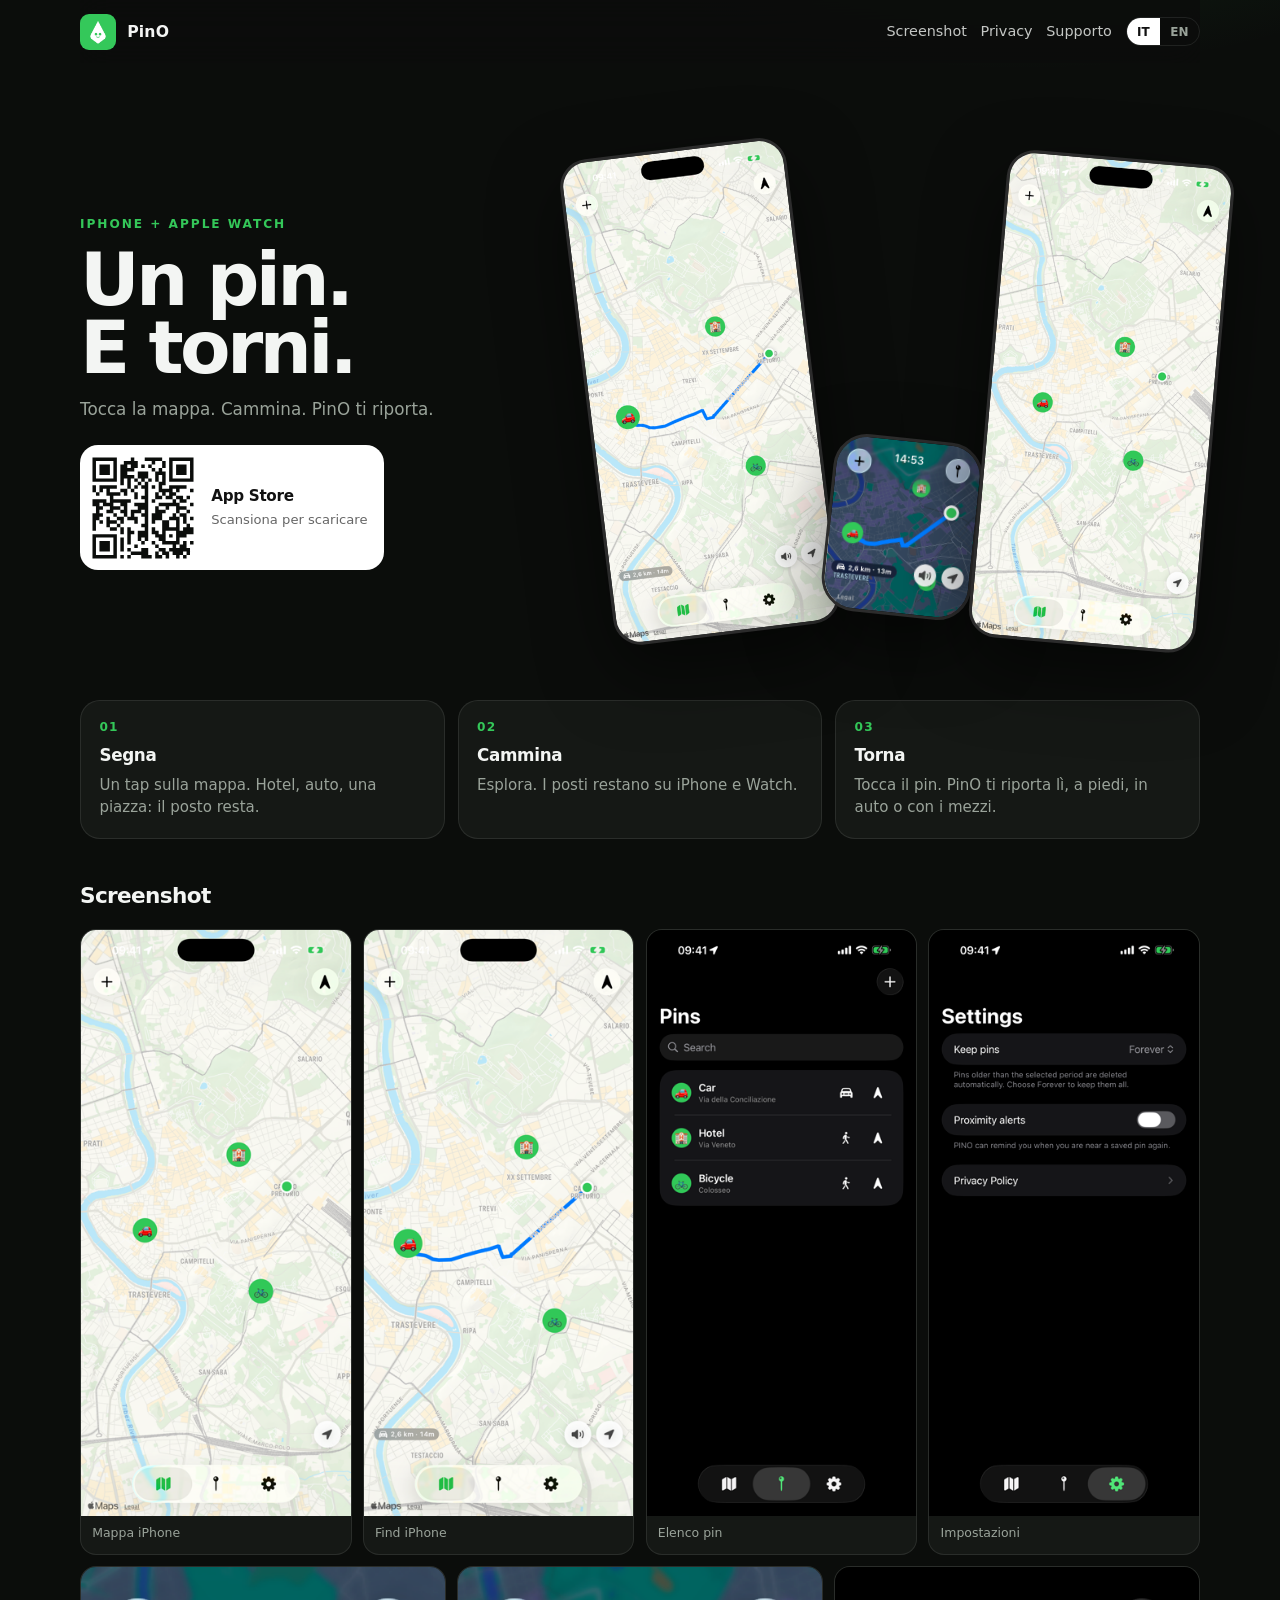
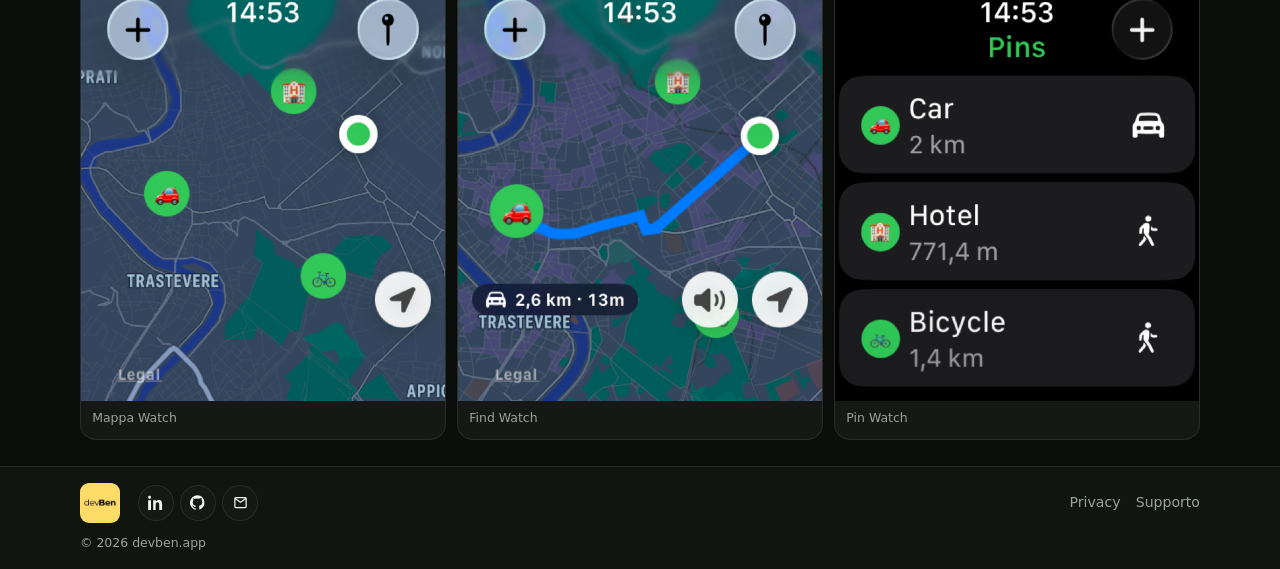
<file: index.html>
<!DOCTYPE html>
<html lang="it">
<head>
  <meta charset="utf-8">
  <title>PinO</title>
  <link rel="canonical" href="docs/">
  <meta http-equiv="refresh" content="0; url=docs/">
  <script>location.replace("docs/");</script>
</head>
<body>
  <a href="docs/">PinO</a>
</body>
</html>
</file>
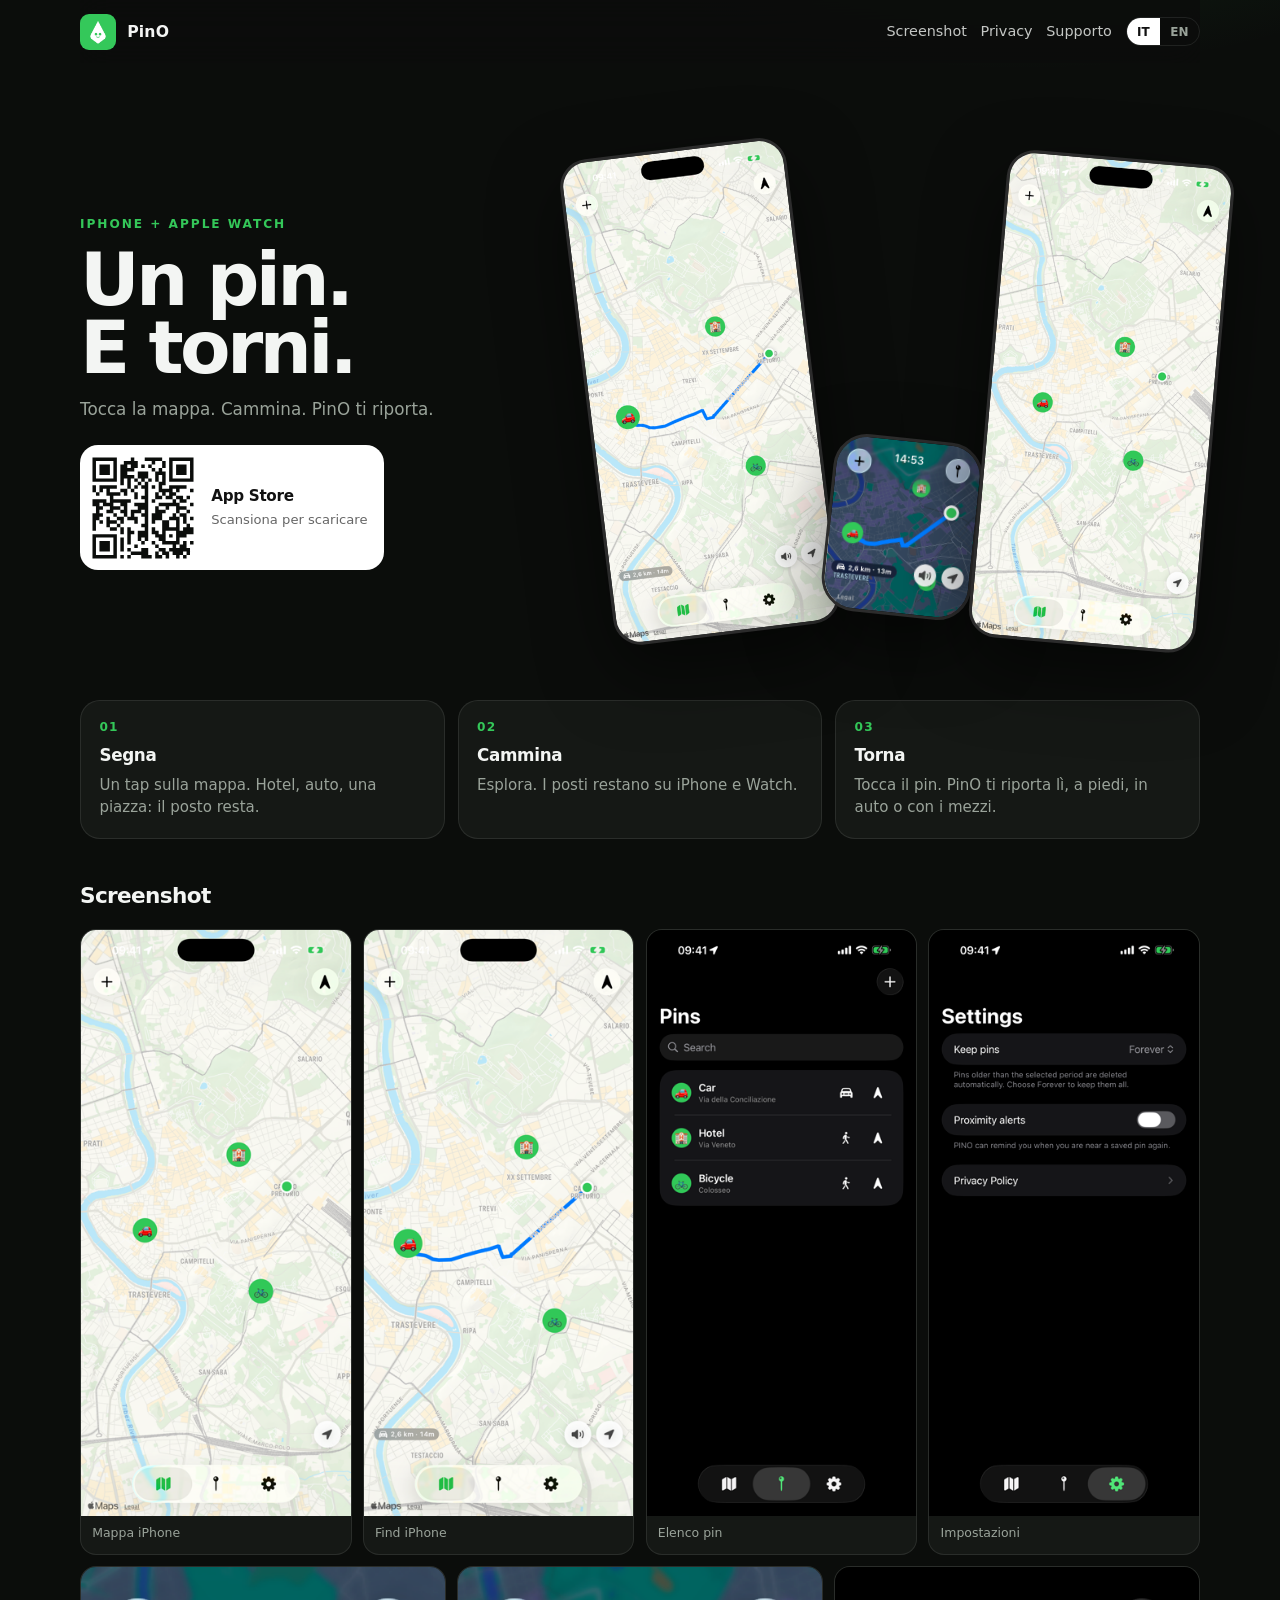
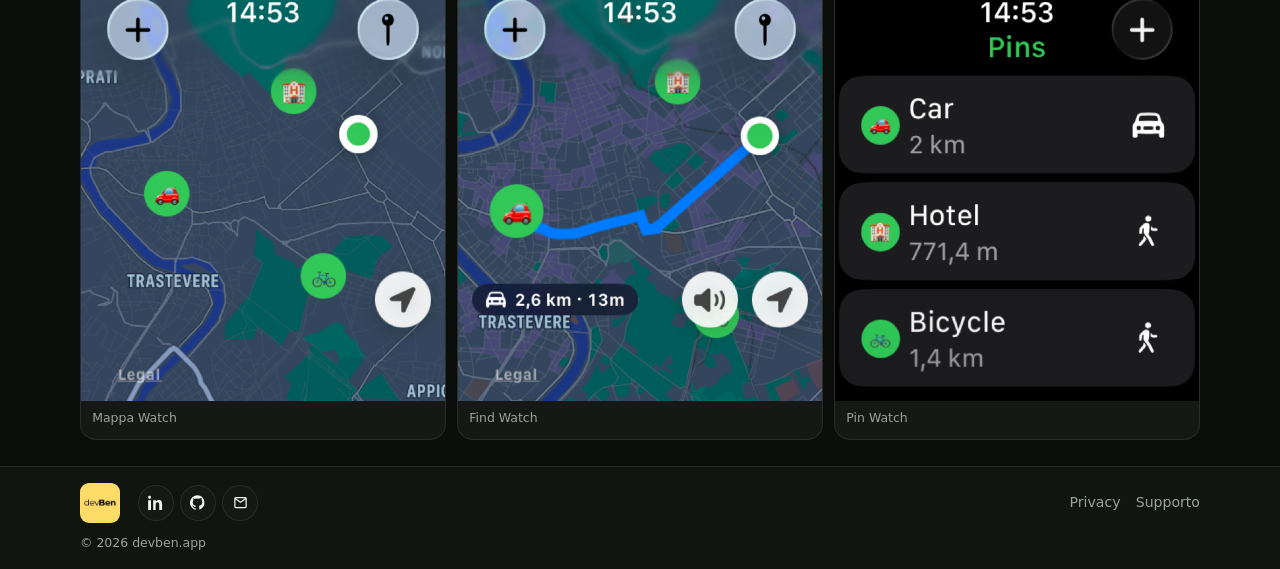
<file: docs/index.html>
<!DOCTYPE html>
<html lang="it">
<head>
  <meta charset="utf-8">
  <meta name="viewport" content="width=device-width, initial-scale=1">
  <title>PinO — Un pin. E torni.</title>
  <meta name="description" content="Un pin. E torni. Tocca la mappa, cammina, PinO ti riporta. iPhone e Apple Watch.">
  <link rel="icon" href="icon.png">
  <link rel="apple-touch-icon" href="icon.png">
  <link rel="stylesheet" href="style.css">
</head>
<body>
  <div class="wrap">
    <header class="top">
      <img class="app" src="icon.png" alt="">
      <div class="name">PinO</div>
      <nav>
        <a class="nav-wide" href="#shots" data-i18n="navShots">Screenshot</a>
        <a href="privacy.html">Privacy</a>
        <a class="nav-wide" href="https://github.com/BenJrSky/pino/issues" data-i18n="navSupport">Supporto</a>
        <div class="lang" role="group" aria-label="Language">
          <button type="button" id="lang-it" aria-pressed="true">IT</button>
          <button type="button" id="lang-en" aria-pressed="false">EN</button>
        </div>
      </nav>
    </header>

    <section class="hero">
      <div>
        <p class="kicker">iPhone + Apple Watch</p>
        <h1 id="heroTitle">Un pin.
E torni.</h1>
        <p class="lead" id="heroLead">Tocca la mappa. Cammina. PinO ti riporta.</p>
        <a class="store" id="appStoreLink" href="https://apps.apple.com/app/id0000000000">
          <img id="appStoreQr" src="img/app-store-qr.svg" width="148" height="148" alt="App Store QR">
          <span>
            <strong>App Store</strong>
            <em id="storeLine">Scansiona per scaricare</em>
          </span>
        </a>
      </div>
      <div class="devices" aria-label="App screenshots">
        <img class="phone" src="img/iphone-find.png" alt="PinO Find on iPhone">
        <img class="watch" src="img/watch-find.png" alt="PinO Find on Apple Watch">
        <img class="phone extra" src="img/iphone-map.png" alt="PinO map on iPhone">
      </div>
    </section>

    <section class="how" aria-label="How to use">
      <article class="card">
        <span>01</span>
        <h2 id="s1t">Segna</h2>
        <p id="s1p">Un tap sulla mappa. Hotel, auto, una piazza: il posto resta.</p>
      </article>
      <article class="card">
        <span>02</span>
        <h2 id="s2t">Cammina</h2>
        <p id="s2p">Esplora. I posti restano su iPhone e Watch.</p>
      </article>
      <article class="card">
        <span>03</span>
        <h2 id="s3t">Torna</h2>
        <p id="s3p">Tocca il pin. PinO ti riporta lì, a piedi, in auto o con i mezzi.</p>
      </article>
    </section>

    <h2 class="shots-title" id="shots"><span id="shotsLabel">Screenshot</span></h2>
    <section class="gallery">
      <figure>
        <img src="img/iphone-map.png" alt="Map">
        <figcaption id="c1">Mappa iPhone</figcaption>
      </figure>
      <figure>
        <img src="img/iphone-find.png" alt="Find">
        <figcaption id="c2">Find iPhone</figcaption>
      </figure>
      <figure>
        <img src="img/iphone-pins.png" alt="Pins">
        <figcaption id="c3">Elenco pin</figcaption>
      </figure>
      <figure>
        <img src="img/iphone-settings.png" alt="Settings">
        <figcaption id="c4">Impostazioni</figcaption>
      </figure>
      <figure class="wide">
        <img src="img/watch-map.png" alt="Watch map">
        <figcaption id="c5">Mappa Watch</figcaption>
      </figure>
      <figure class="wide">
        <img src="img/watch-find.png" alt="Watch find">
        <figcaption id="c6">Find Watch</figcaption>
      </figure>
      <figure class="wide">
        <img src="img/watch-pins.png" alt="Watch pins">
        <figcaption id="c7">Pin Watch</figcaption>
      </figure>
    </section>
  </div>

  <footer class="site-footer">
    <div class="wrap">
      <div class="foot-top">
        <a class="brand-lock" href="https://www.devben.app/">
          <img src="brand/devben-logo.png" alt="devBen">
        </a>
        <div class="social">
          <a href="https://www.linkedin.com/in/benito-massidda" aria-label="LinkedIn" rel="noopener">
            <svg viewBox="0 0 24 24" aria-hidden="true"><path d="M4.98 3.5C4.98 4.88 3.88 6 2.5 6S0 4.88 0 3.5 1.12 1 2.5 1 4.98 2.12 4.98 3.5zM.22 8.25H4.8V24H.22zM8.34 8.25h4.36v2.14h.06c.61-1.16 2.1-2.38 4.32-2.38 4.62 0 5.47 3.04 5.47 7v8.99h-4.58v-8c0-1.9-.03-4.35-2.65-4.35-2.65 0-3.06 2.07-3.06 4.21V24H8.34z"/></svg>
          </a>
          <a href="https://github.com/BenJrSky" aria-label="GitHub" rel="noopener">
            <svg viewBox="0 0 24 24" aria-hidden="true"><path d="M12 .3A12 12 0 0 0 8.2 23.7c.6.1.8-.3.8-.6v-2.2c-3.3.7-4-1.6-4-1.6-.5-1.4-1.3-1.8-1.3-1.8-1.1-.8.1-.8.1-.8 1.2.1 1.8 1.2 1.8 1.2 1.1 1.8 2.8 1.3 3.5 1 .1-.8.4-1.3.8-1.6-2.7-.3-5.5-1.3-5.5-6 0-1.3.5-2.4 1.2-3.2-.1-.3-.5-1.6.1-3.2 0 0 1-.3 3.3 1.2a11.3 11.3 0 0 1 6 0c2.3-1.5 3.3-1.2 3.3-1.2.6 1.6.2 2.9.1 3.2.8.8 1.2 1.9 1.2 3.2 0 4.7-2.8 5.7-5.5 6 .4.4.8 1.1.8 2.2v3.2c0 .3.2.7.8.6A12 12 0 0 0 12 .3z"/></svg>
          </a>
          <a href="mailto:dev.benito.massidda@gmail.com" aria-label="Email">
            <svg viewBox="0 0 24 24" aria-hidden="true"><path d="M2 5.5A2.5 2.5 0 0 1 4.5 3h15A2.5 2.5 0 0 1 22 5.5v13a2.5 2.5 0 0 1-2.5 2.5h-15A2.5 2.5 0 0 1 2 18.5v-13zm2.4-.5 7.6 5.4L19.6 5H4.4zM20 7.2l-7.3 5.2a1.2 1.2 0 0 1-1.4 0L4 7.2V18.5c0 .3.2.5.5.5h15c.3 0 .5-.2.5-.5V7.2z"/></svg>
          </a>
        </div>
        <nav class="foot-links" aria-label="PinO">
          <a href="privacy.html">Privacy</a>
          <a href="https://github.com/BenJrSky/pino/issues">Supporto</a>
        </nav>
      </div>
      <p class="copy">© 2026 <a href="https://www.devben.app/">devben.app</a></p>
    </div>
  </footer>

  <script>
    const APP_STORE_URL = "https://apps.apple.com/app/id0000000000";
    const copy = {
      it: {
        navShots: "Screenshot",
        navSupport: "Supporto",
        heroTitle: "Un pin.\nE torni.",
        heroLead: "Tocca la mappa. Cammina. PinO ti riporta.",
        s1t: "Segna", s1p: "Un tap sulla mappa. Hotel, auto, una piazza: il posto resta.",
        s2t: "Cammina", s2p: "Esplora. I posti restano su iPhone e Watch.",
        s3t: "Torna", s3p: "Tocca il pin. PinO ti riporta lì, a piedi, in auto o con i mezzi.",
          c1: "Mappa iPhone", c2: "Find iPhone", c3: "Elenco pin", c4: "Impostazioni",
          c5: "Mappa Watch", c6: "Find Watch", c7: "Pin Watch",
          shotsLabel: "Screenshot",
          storeLine: "Scansiona per scaricare"
      },
      en: {
        navShots: "Screenshots",
        navSupport: "Support",
        heroTitle: "A pin.\nAnd you're back.",
        heroLead: "Tap the map. Walk. PinO brings you back.",
        s1t: "Mark", s1p: "One tap on the map. Hotel, car, a square: the place stays.",
        s2t: "Walk", s2p: "Explore. Places stay on iPhone and Watch.",
        s3t: "Return", s3p: "Tap the pin. PinO takes you there — walk, drive, or transit.",
          c1: "iPhone map", c2: "iPhone Find", c3: "Pins list", c4: "Settings",
          c5: "Watch map", c6: "Watch Find", c7: "Watch pins",
          shotsLabel: "Screenshots",
          storeLine: "Scan to download"
      }
    };
    const ids = ["heroTitle","heroLead","s1t","s1p","s2t","s2p","s3t","s3p","c1","c2","c3","c4","c5","c6","c7","shotsLabel","storeLine"];
    function setLang(lang) {
      document.documentElement.lang = lang;
      document.title = lang === "it" ? "PinO — Un pin. E torni." : "PinO — A pin. And you're back.";
      const t = copy[lang];
      ids.forEach((id) => {
        const el = document.getElementById(id);
        if (el && t[id]) el.textContent = t[id];
      });
      document.querySelectorAll("[data-i18n]").forEach((el) => {
        const key = el.getAttribute("data-i18n");
        if (t[key]) el.textContent = t[key];
      });
      document.getElementById("lang-it").setAttribute("aria-pressed", String(lang === "it"));
      document.getElementById("lang-en").setAttribute("aria-pressed", String(lang === "en"));
    }
    const appStoreLink = document.getElementById("appStoreLink");
    const appStoreQr = document.getElementById("appStoreQr");
    appStoreLink.href = APP_STORE_URL;
    appStoreQr.addEventListener("error", () => {
      appStoreQr.src = "img/app-store-qr.svg";
    }, { once: true });
    appStoreQr.src = "https://api.qrserver.com/v1/create-qr-code/?size=240x240&ecc=M&qzone=1&color=0b0d0b&bgcolor=ffffff&data=" + encodeURIComponent(APP_STORE_URL);
    document.getElementById("lang-it").onclick = () => setLang("it");
    document.getElementById("lang-en").onclick = () => setLang("en");
  </script>
</body>
</html>
</file>
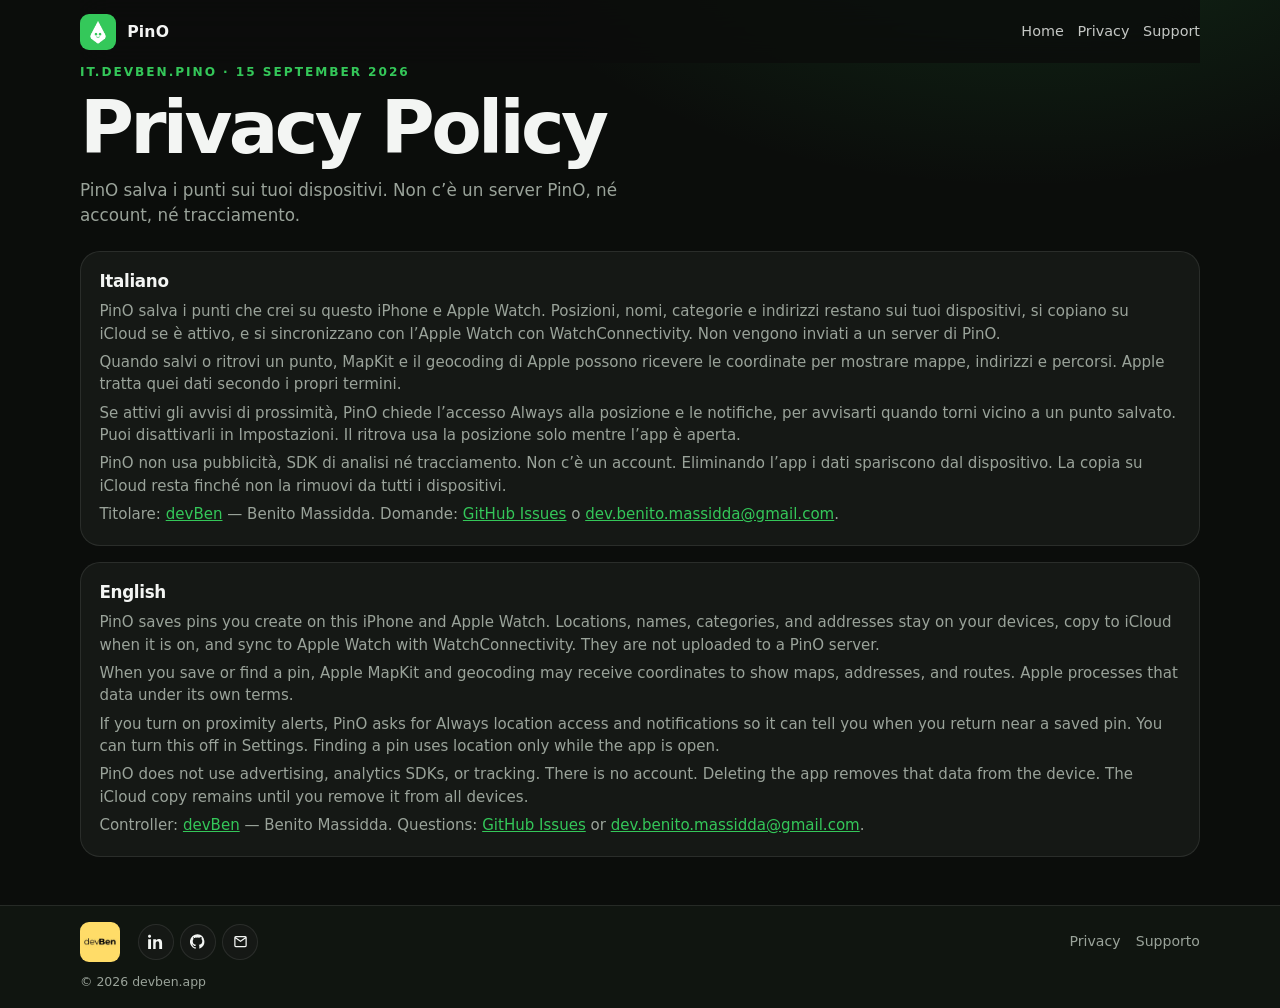
<file: privacy.html>
<!DOCTYPE html>
<html lang="it">
<head>
  <meta charset="utf-8">
  <title>PinO — Privacy</title>
  <link rel="canonical" href="docs/privacy.html">
  <meta http-equiv="refresh" content="0; url=docs/privacy.html">
  <script>location.replace("docs/privacy.html");</script>
</head>
<body>
  <a href="docs/privacy.html">Privacy</a>
</body>
</html>
</file>
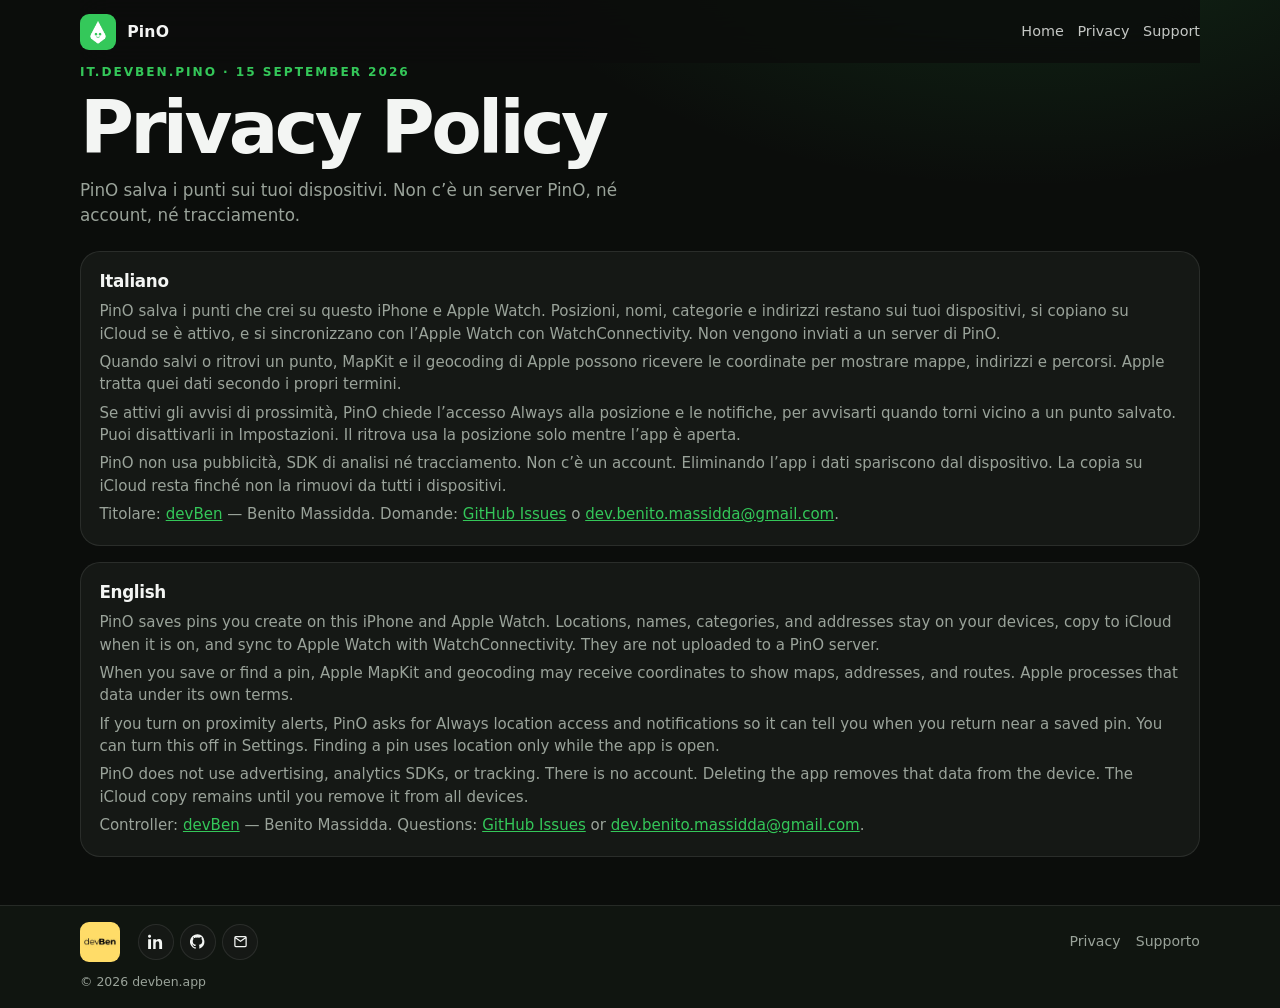
<file: docs/privacy.html>
<!DOCTYPE html>
<html lang="it">
<head>
  <meta charset="utf-8">
  <meta name="viewport" content="width=device-width, initial-scale=1">
  <title>PinO — Privacy Policy</title>
  <meta name="description" content="Privacy policy for the PinO iPhone and Apple Watch app.">
  <link rel="icon" href="icon.png">
  <link rel="apple-touch-icon" href="icon.png">
  <link rel="stylesheet" href="style.css">
</head>
<body>
  <div class="wrap">
    <header class="top">
      <img class="app" src="icon.png" alt="">
      <div class="name">PinO</div>
      <nav>
        <a href="index.html">Home</a>
        <a href="privacy.html">Privacy</a>
        <a href="https://github.com/BenJrSky/pino/issues">Support</a>
      </nav>
    </header>

    <p class="kicker">it.devben.pino · 15 September 2026</p>
    <h1>Privacy Policy</h1>
    <p class="lead">PinO salva i punti sui tuoi dispositivi. Non c’è un server PinO, né account, né tracciamento.</p>

    <article class="card" style="margin-bottom:1rem">
      <h2>Italiano</h2>
      <p>PinO salva i punti che crei su questo iPhone e Apple Watch. Posizioni, nomi, categorie e indirizzi restano sui tuoi dispositivi, si copiano su iCloud se è attivo, e si sincronizzano con l’Apple Watch con WatchConnectivity. Non vengono inviati a un server di PinO.</p>
      <p>Quando salvi o ritrovi un punto, MapKit e il geocoding di Apple possono ricevere le coordinate per mostrare mappe, indirizzi e percorsi. Apple tratta quei dati secondo i propri termini.</p>
      <p>Se attivi gli avvisi di prossimità, PinO chiede l’accesso Always alla posizione e le notifiche, per avvisarti quando torni vicino a un punto salvato. Puoi disattivarli in Impostazioni. Il ritrova usa la posizione solo mentre l’app è aperta.</p>
      <p>PinO non usa pubblicità, SDK di analisi né tracciamento. Non c’è un account. Eliminando l’app i dati spariscono dal dispositivo. La copia su iCloud resta finché non la rimuovi da tutti i dispositivi.</p>
      <p>Titolare: <a href="https://www.devben.app/">devBen</a> — Benito Massidda. Domande: <a href="https://github.com/BenJrSky/pino/issues">GitHub Issues</a> o <a href="mailto:dev.benito.massidda@gmail.com">dev.benito.massidda@gmail.com</a>.</p>
    </article>

    <article class="card" style="margin-bottom:3rem">
      <h2>English</h2>
      <p>PinO saves pins you create on this iPhone and Apple Watch. Locations, names, categories, and addresses stay on your devices, copy to iCloud when it is on, and sync to Apple Watch with WatchConnectivity. They are not uploaded to a PinO server.</p>
      <p>When you save or find a pin, Apple MapKit and geocoding may receive coordinates to show maps, addresses, and routes. Apple processes that data under its own terms.</p>
      <p>If you turn on proximity alerts, PinO asks for Always location access and notifications so it can tell you when you return near a saved pin. You can turn this off in Settings. Finding a pin uses location only while the app is open.</p>
      <p>PinO does not use advertising, analytics SDKs, or tracking. There is no account. Deleting the app removes that data from the device. The iCloud copy remains until you remove it from all devices.</p>
      <p>Controller: <a href="https://www.devben.app/">devBen</a> — Benito Massidda. Questions: <a href="https://github.com/BenJrSky/pino/issues">GitHub Issues</a> or <a href="mailto:dev.benito.massidda@gmail.com">dev.benito.massidda@gmail.com</a>.</p>
    </article>
  </div>

  <footer class="site-footer">
    <div class="wrap">
      <div class="foot-top">
        <a class="brand-lock" href="https://www.devben.app/">
          <img src="brand/devben-logo.png" alt="devBen">
        </a>
        <div class="social">
          <a href="https://www.linkedin.com/in/benito-massidda" aria-label="LinkedIn" rel="noopener">
            <svg viewBox="0 0 24 24" aria-hidden="true"><path d="M4.98 3.5C4.98 4.88 3.88 6 2.5 6S0 4.88 0 3.5 1.12 1 2.5 1 4.98 2.12 4.98 3.5zM.22 8.25H4.8V24H.22zM8.34 8.25h4.36v2.14h.06c.61-1.16 2.1-2.38 4.32-2.38 4.62 0 5.47 3.04 5.47 7v8.99h-4.58v-8c0-1.9-.03-4.35-2.65-4.35-2.65 0-3.06 2.07-3.06 4.21V24H8.34z"/></svg>
          </a>
          <a href="https://github.com/BenJrSky" aria-label="GitHub" rel="noopener">
            <svg viewBox="0 0 24 24" aria-hidden="true"><path d="M12 .3A12 12 0 0 0 8.2 23.7c.6.1.8-.3.8-.6v-2.2c-3.3.7-4-1.6-4-1.6-.5-1.4-1.3-1.8-1.3-1.8-1.1-.8.1-.8.1-.8 1.2.1 1.8 1.2 1.8 1.2 1.1 1.8 2.8 1.3 3.5 1 .1-.8.4-1.3.8-1.6-2.7-.3-5.5-1.3-5.5-6 0-1.3.5-2.4 1.2-3.2-.1-.3-.5-1.6.1-3.2 0 0 1-.3 3.3 1.2a11.3 11.3 0 0 1 6 0c2.3-1.5 3.3-1.2 3.3-1.2.6 1.6.2 2.9.1 3.2.8.8 1.2 1.9 1.2 3.2 0 4.7-2.8 5.7-5.5 6 .4.4.8 1.1.8 2.2v3.2c0 .3.2.7.8.6A12 12 0 0 0 12 .3z"/></svg>
          </a>
          <a href="mailto:dev.benito.massidda@gmail.com" aria-label="Email">
            <svg viewBox="0 0 24 24" aria-hidden="true"><path d="M2 5.5A2.5 2.5 0 0 1 4.5 3h15A2.5 2.5 0 0 1 22 5.5v13a2.5 2.5 0 0 1-2.5 2.5h-15A2.5 2.5 0 0 1 2 18.5v-13zm2.4-.5 7.6 5.4L19.6 5H4.4zM20 7.2l-7.3 5.2a1.2 1.2 0 0 1-1.4 0L4 7.2V18.5c0 .3.2.5.5.5h15c.3 0 .5-.2.5-.5V7.2z"/></svg>
          </a>
        </div>
        <nav class="foot-links" aria-label="PinO">
          <a href="privacy.html">Privacy</a>
          <a href="https://github.com/BenJrSky/pino/issues">Supporto</a>
        </nav>
      </div>
      <p class="copy">© 2026 <a href="https://www.devben.app/">devben.app</a></p>
    </div>
  </footer>
</body>
</html>
</file>
<file: docs/style.css>
:root {
  --pino: #34c759;
  --ink: #f3f5f3;
  --muted: #9aa39a;
  --line: rgba(255, 255, 255, 0.09);
  --bg: #0b0d0b;
  --card: #151815;
  --radius: 20px;
}

* { box-sizing: border-box; }
html { scroll-behavior: smooth; }
body {
  margin: 0;
  font-family: ui-sans-serif, system-ui, -apple-system, BlinkMacSystemFont, "Segoe UI", sans-serif;
  color: var(--ink);
  background:
    radial-gradient(900px 480px at 80% -10%, rgba(52, 199, 89, 0.16), transparent 60%),
    var(--bg);
  line-height: 1.5;
}
a { color: var(--pino); }
img { max-width: 100%; display: block; }
.wrap {
  width: min(1120px, calc(100% - 2rem));
  margin: 0 auto;
}
.top {
  position: sticky;
  top: 0;
  z-index: 20;
  display: flex;
  align-items: center;
  gap: 0.7rem;
  padding: 0.85rem 0;
  background: rgba(11, 13, 11, 0.82);
  backdrop-filter: blur(16px);
}
.top img.app {
  width: 36px;
  height: 36px;
  border-radius: 9px;
}
.top .name {
  font-weight: 700;
  letter-spacing: 0.01em;
  font-size: 0.98rem;
}
.top nav {
  margin-left: auto;
  display: flex;
  align-items: center;
  gap: 0.85rem;
  font-size: 0.9rem;
}
.top nav a {
  color: var(--ink);
  text-decoration: none;
  opacity: 0.8;
}
.top nav a:hover,
.top nav a:focus-visible { opacity: 1; color: var(--pino); }
.lang {
  display: flex;
  border: 1px solid var(--line);
  border-radius: 999px;
  overflow: hidden;
}
.lang button {
  appearance: none;
  border: 0;
  background: transparent;
  color: var(--muted);
  padding: 0.28rem 0.65rem;
  cursor: pointer;
  font: inherit;
  font-size: 0.75rem;
  font-weight: 700;
}
.lang button[aria-pressed="true"] {
  background: #fff;
  color: #111;
}
.hero {
  padding: 2.2rem 0 0.4rem;
  display: grid;
  gap: 2rem;
}
@media (min-width: 900px) {
  .hero {
    grid-template-columns: 0.9fr 1.1fr;
    align-items: center;
    min-height: 70vh;
  }
}
.kicker {
  color: var(--pino);
  font-size: 0.76rem;
  font-weight: 700;
  letter-spacing: 0.16em;
  text-transform: uppercase;
  margin: 0 0 0.8rem;
}
h1 {
  font-size: clamp(2.5rem, 7vw, 4.6rem);
  line-height: 0.92;
  letter-spacing: -0.05em;
  margin: 0 0 1rem;
  white-space: pre-line;
}
.lead {
  color: var(--muted);
  font-size: 1.05rem;
  max-width: 34rem;
  margin: 0 0 1.4rem;
}
.store {
  display: inline-flex;
  align-items: center;
  gap: 0.9rem;
  padding: 0.55rem 1rem 0.55rem 0.55rem;
  background: #fff;
  color: #111;
  text-decoration: none;
  border-radius: 18px;
  max-width: 100%;
}
.store:hover,
.store:focus-visible { color: #111; }
.store img {
  width: 108px;
  height: 108px;
  border-radius: 10px;
  flex: 0 0 auto;
}
.store strong {
  display: block;
  font-size: 0.95rem;
  letter-spacing: -0.02em;
}
.store em {
  display: block;
  font-style: normal;
  color: #666;
  font-size: 0.82rem;
  margin-top: 0.15rem;
}
.devices {
  display: flex;
  align-items: flex-end;
  justify-content: center;
  gap: 0.8rem;
  padding: 0.4rem 0 1.6rem;
}
.phone, .watch {
  flex: 0 0 auto;
  background: #000;
  overflow: hidden;
  box-shadow: 0 28px 70px rgba(0, 0, 0, 0.5);
}
.phone {
  width: min(228px, 44vw);
  border-radius: 28px;
  border: 3px solid #2c2c2c;
}
.watch {
  width: min(150px, 30vw);
  border-radius: 34px;
  border: 3px solid #2c2c2c;
}
@media (min-width: 900px) {
  .phone:first-of-type { transform: rotate(-7deg) translateY(8px); }
  .watch { transform: rotate(6deg) translateY(-12px); }
  .phone:last-of-type { transform: rotate(5deg) translateY(18px); }
}
.how {
  display: grid;
  gap: 0.8rem;
  padding: 0.4rem 0 2.6rem;
}
@media (min-width: 720px) {
  .how { grid-template-columns: repeat(3, 1fr); }
}
.card {
  background: var(--card);
  border: 1px solid var(--line);
  border-radius: var(--radius);
  padding: 1.1rem 1.15rem 1.2rem;
}
.card span {
  display: block;
  color: var(--pino);
  font-weight: 700;
  font-size: 0.76rem;
  letter-spacing: 0.1em;
  margin-bottom: 0.4rem;
}
.card h2 {
  font-size: 1.05rem;
  margin: 0;
  letter-spacing: -0.02em;
}
.card p {
  margin: 0.35rem 0 0;
  color: var(--muted);
  font-size: 0.94rem;
}
.shots-title {
  font-size: 1.35rem;
  letter-spacing: -0.03em;
  margin: 0 0 1rem;
  scroll-margin-top: 4.5rem;
}
.gallery {
  display: grid;
  grid-template-columns: repeat(2, 1fr);
  gap: 0.7rem;
  padding-bottom: 1.6rem;
}
@media (min-width: 860px) {
  .gallery { grid-template-columns: repeat(12, 1fr); }
  .gallery figure:nth-child(-n+4) { grid-column: span 3; }
  .gallery figure.wide { grid-column: span 4; }
}
.gallery figure {
  margin: 0;
  background: var(--card);
  border-radius: 16px;
  overflow: hidden;
  border: 1px solid var(--line);
}
.gallery img { width: 100%; height: auto; }
.gallery figcaption {
  font-size: 0.78rem;
  color: var(--muted);
  padding: 0.5rem 0.7rem 0.7rem;
}
.site-footer {
  background: #101510;
  color: var(--muted);
  padding: 1rem 0;
  border-top: 1px solid var(--line);
}
.site-footer a {
  color: inherit;
  text-decoration: none;
}
.site-footer a:hover,
.site-footer a:focus-visible { text-decoration: underline; color: var(--ink); }
.foot-top {
  display: flex;
  flex-wrap: wrap;
  gap: 0.75rem 1.1rem;
  align-items: center;
}
.brand-lock {
  display: flex;
  align-items: center;
  gap: 0.55rem;
  font-weight: 650;
  font-size: 0.92rem;
  color: var(--ink);
}
.brand-lock:hover,
.brand-lock:focus-visible {
  color: var(--ink);
  text-decoration: none;
}
.brand-lock img {
  width: 40px;
  height: 40px;
  border-radius: 9px;
}
.social {
  display: flex;
  gap: 0.4rem;
}
.social a {
  width: 36px;
  height: 36px;
  border-radius: 999px;
  border: 1px solid var(--line);
  display: grid;
  place-items: center;
  background: var(--card);
  color: var(--ink);
}
.social a:hover,
.social a:focus-visible {
  background: #1c1f1c;
  text-decoration: none;
  color: var(--ink);
}
.social svg {
  width: 15px;
  height: 15px;
  fill: currentColor;
}
.foot-links {
  display: flex;
  gap: 0.95rem;
  margin-left: auto;
  font-size: 0.88rem;
}
.copy {
  margin: 0.7rem 0 0;
  font-size: 0.78rem;
}
@media (max-width: 640px) {
  .nav-wide { display: none; }
  .phone.extra { display: none; }
  .foot-links { margin-left: 0; }
}
:focus-visible {
  outline: 2px solid var(--pino);
  outline-offset: 3px;
}
</file>
